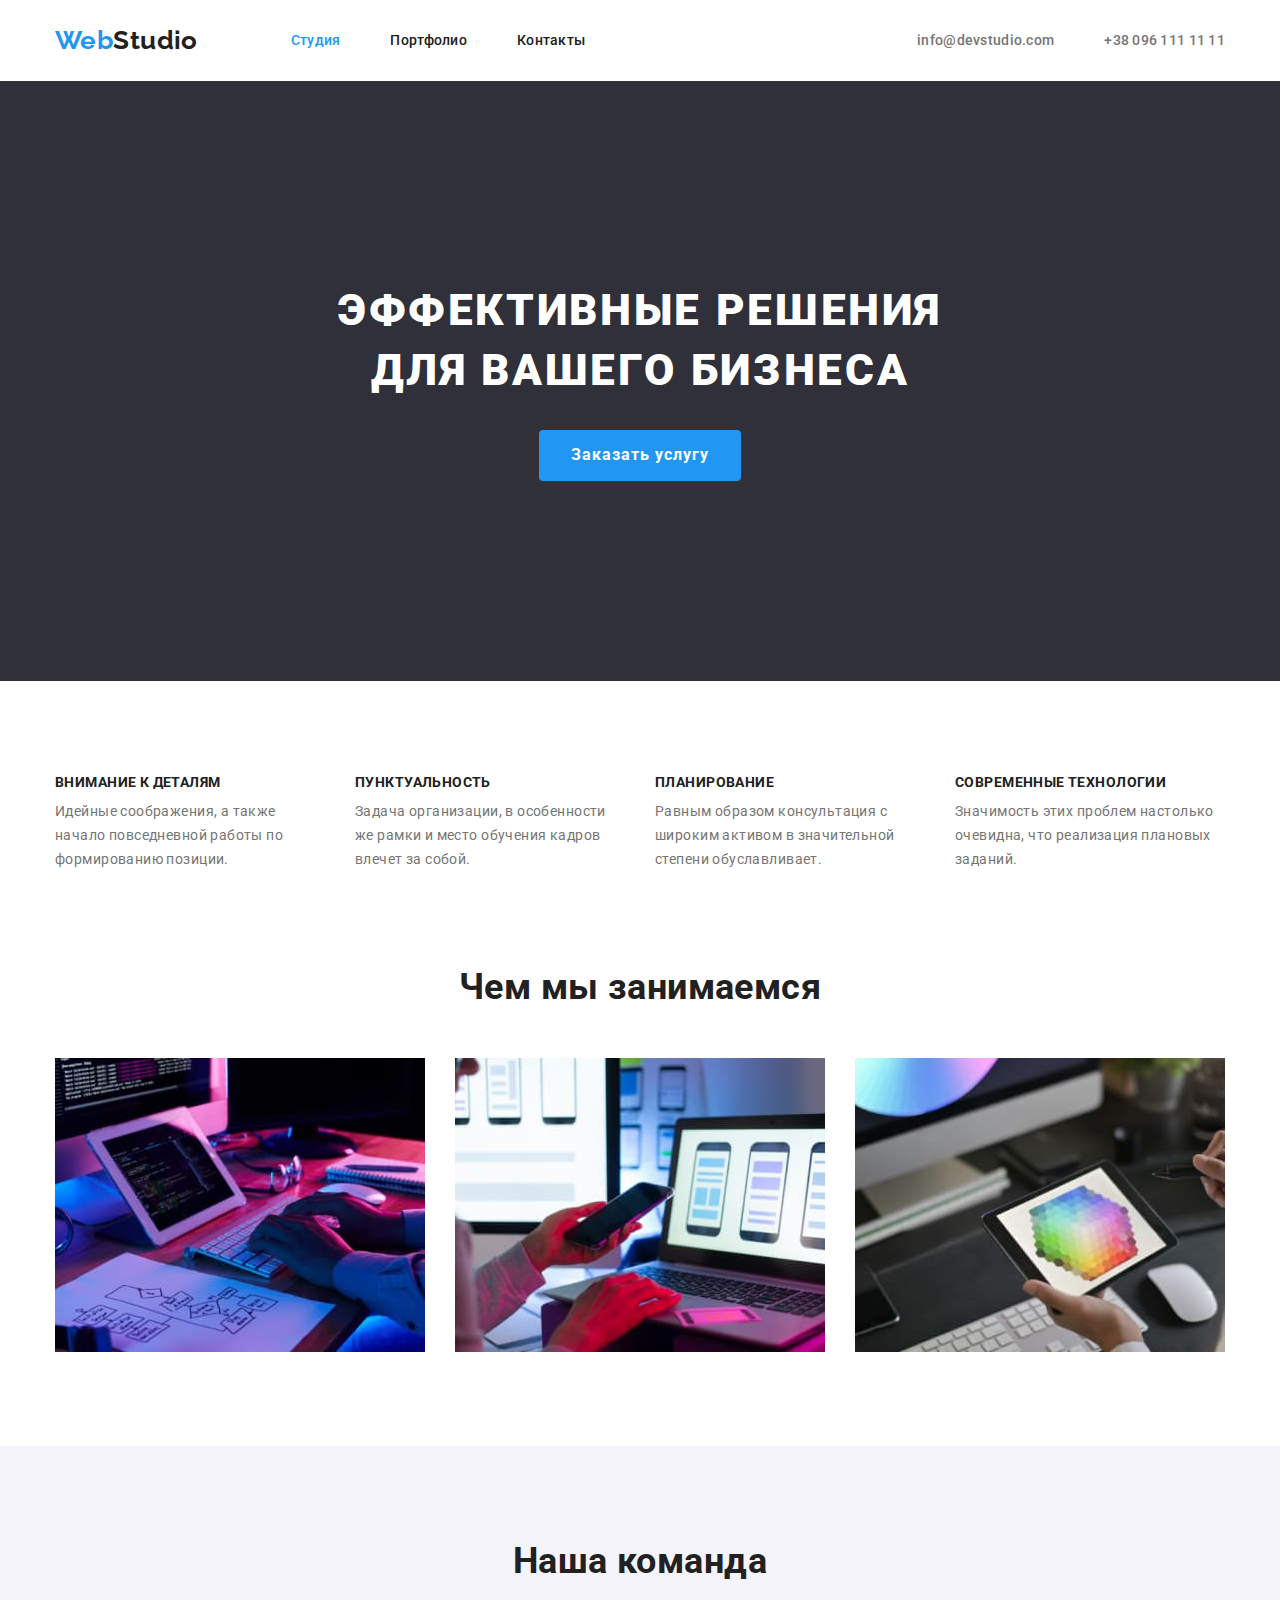
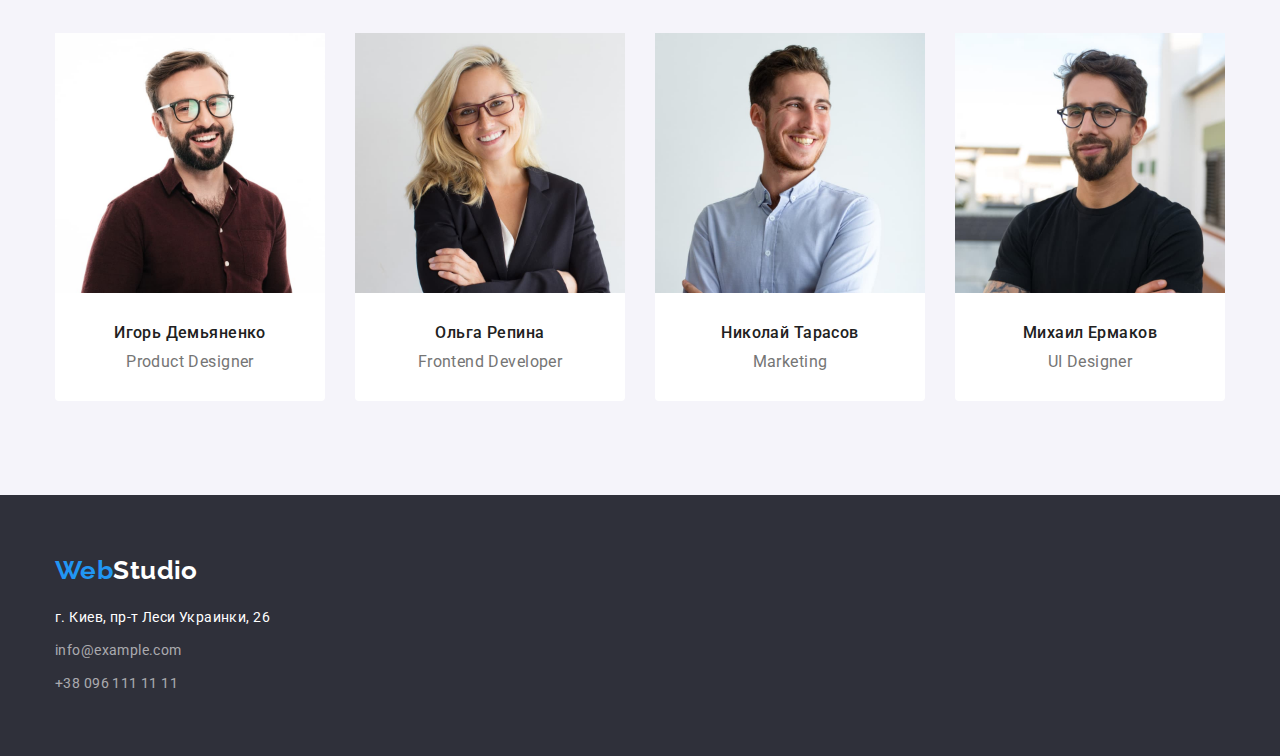
<file: index.html>
<!DOCTYPE html>
<html lang="ru">
	<head>
		<meta charset="UTF-8" />
		<meta http-equiv="X-UA-Compatible" content="IE=edge" />
		<meta name="viewport" content="width=device-width, initial-scale=1.0" />
		<title>WebStudio</title>

		<!-- Шрифти -->

		<link rel="preconnect" href="https://fonts.googleapis.com" />
		<link rel="preconnect" href="https://fonts.gstatic.com" crossorigin />
		<link
			href="https://fonts.googleapis.com/css2?family=Raleway:wght@700&family=Roboto:wght@400;500;700;900&display=swap"
			rel="stylesheet"
		/>
		<!--Нормалізація стилів  -->

		<link
			rel="stylesheet"
			href="https://cdnjs.cloudflare.com/ajax/libs/modern-normalize/1.1.0/modern-normalize.min.css"
		/>

		<!-- Кастомні стилі -->

		<link rel="stylesheet" href="./css/styles.css" />
	</head>
	<body>
		<!-- Шапка сторінки -->

		<header class="header">
			<div class="container header-container">
				<nav class="header-nav">
					<!-- Логотип -->

					<a class="logo link" href="./index.html"><span class="logo-accent">Web</span>Studio</a>

					<!-- Навігація на інші сторінки -->

					<ul class="nav-list list">
						<li class="nav-item">
							<a class="header-link current-link link" href="./index.html">Студия</a>
						</li>
						<li class="nav-item">
							<a class="header-link link" href="./portfolio.html">Портфолио</a>
						</li>
						<li class="nav-item">
							<a class="header-link link" href="Контакты">Контакты</a>
						</li>
					</ul>
				</nav>

				<!-- Контакти -->

				<ul class="contacts-list list">
					<li class="contacts-list-item">
						<a class="contact link" href="mailto:info@devstudio.com">info@devstudio.com</a>
					</li>
					<li class="contacts-list-item">
						<a class="contact link" href="tel:+380961111111">+38 096 111 11 11</a>
					</li>
				</ul>
			</div>
		</header>

		<!-- Унікальний контент сторінки -->

		<main>
			<!-- Секція Герой -->

			<section class="section hero">
				<div class="container">
					<h1 class="hero-title">Эффективные решения для вашего бизнеса</h1>
					<button class="hero-button" type="button">Заказать услугу</button>
				</div>
			</section>

			<!--Секція Переваги -->

			<section class="section benefits">
				<div class="container">
					<h2 class="visually-hidden">Преимущества</h2>
					<ul class="benefits-list list">
						<li class="benefits-list-item">
							<h3 class="benefits-title">Внимание к деталям</h3>
							<p class="benefits-text">
								Идейные соображения, а также начало повседневной работы по формированию позиции.
							</p>
						</li>
						<li class="benefits-list-item">
							<h3 class="benefits-title">Пунктуальность</h3>
							<p class="benefits-text">
								Задача организации, в особенности же рамки и место обучения кадров влечет за собой.
							</p>
						</li>
						<li class="benefits-list-item">
							<h3 class="benefits-title">Планирование</h3>
							<p class="benefits-text">
								Равным образом консультация с широким активом в значительной степени обуславливает.
							</p>
						</li>
						<li class="benefits-list-item">
							<h3 class="benefits-title">Современные технологии</h3>
							<p class="benefits-text">
								Значимость этих проблем настолько очевидна, что реализация плановых заданий.
							</p>
						</li>
					</ul>
				</div>
			</section>

			<!--Секція Наша робота -->

			<section class="section job">
				<div class="container">
					<h2 class="section-title">Чем мы занимаемся</h2>
					<ul class="job-list list">
						<li class="job-list-item">
							<img src="./images/img.jpg" alt="Верстка" width="370" height="294" />
						</li>
						<li class="job-list-item">
							<img src="./images/img-1.jpg" alt="Дизайн" width="370" height="294" />
						</li>
						<li class="job-list-item">
							<img src="./images/img-2.jpg" alt="Оформление" width="370" height="294" />
						</li>
					</ul>
				</div>
			</section>

			<!-- Секція Наша команда -->

			<section class="section team">
				<div class="container">
					<h2 class="section-title">Наша команда</h2>
					<ul class="team-list list">
						<li class="team-list-item">
							<div class="card">
								<div class="card-photo">
									<img class="team-img" src="./images/img-3.jpg" alt="Игорь Демьяненко" width="270" height="260" />
								</div>
								<div class="card-content">
									<h3 class="team-member">Игорь Демьяненко</h3>
									<p class="team-position">Product Designer</p>
								</div>
							</div>
						</li>

						<li class="team-list-item">
							<div class="card">
								<div class="card-photo">
									<img src="./images/img-4.jpg" alt="Ольга Репина" width="270" height="260" />
								</div>
								<div class="card-content">
									<h3 class="team-member">Ольга Репина</h3>
									<p class="team-position">Frontend Developer</p>
								</div>
							</div>
						</li>

						<li class="team-list-item">
							<div class="card">
								<div class="card-photo">
									<img src="./images/img-5.jpg" alt="Николай Тарасов" width="270" height="260" />
								</div>
								<div class="card-content">
									<h3 class="team-member">Николай Тарасов</h3>
									<p class="team-position">Marketing</p>
								</div>
							</div>
						</li>

						<li class="team-list-item">
							<div class="card">
								<div class="card-photo">
									<img src="./images/img-6.jpg" alt="Михаил Ермаков" width="270" height="260" />
								</div>
								<div class="card-content">
									<h3 class="team-member">Михаил Ермаков</h3>
									<p class="team-position">UI Designer</p>
								</div>
							</div>
						</li>
					</ul>
				</div>
			</section>
		</main>

		<!-- Підвал -->

		<footer class="footer">
			<div class="container">
				<a class="logo link" href="./index.html"><span class="logo-accent">Web</span>Studio</a>

				<!-- Адреса -->

				<address>
					<ul class="footer-list link">
						<li class="footer-list-item">
							<a class="address map link" href="https://bit.ly/3pXMvUd" target="_blank" rel="noopener noreferrer"
								>г. Киев, пр-т Леси Украинки, 26</a
							>
						</li>

						<!-- Контакти -->

						<li class="footer-list-item">
							<a class="address-contact link" href="mailto:info@devstudio.com">info@example.com</a>
						</li>
						<li class="footer-list-item">
							<a class="address-contact link" href="tel:+380961111111">+38 096 111 11 11</a>
						</li>
					</ul>
				</address>
			</div>
		</footer>
	</body>
</html>
</file>
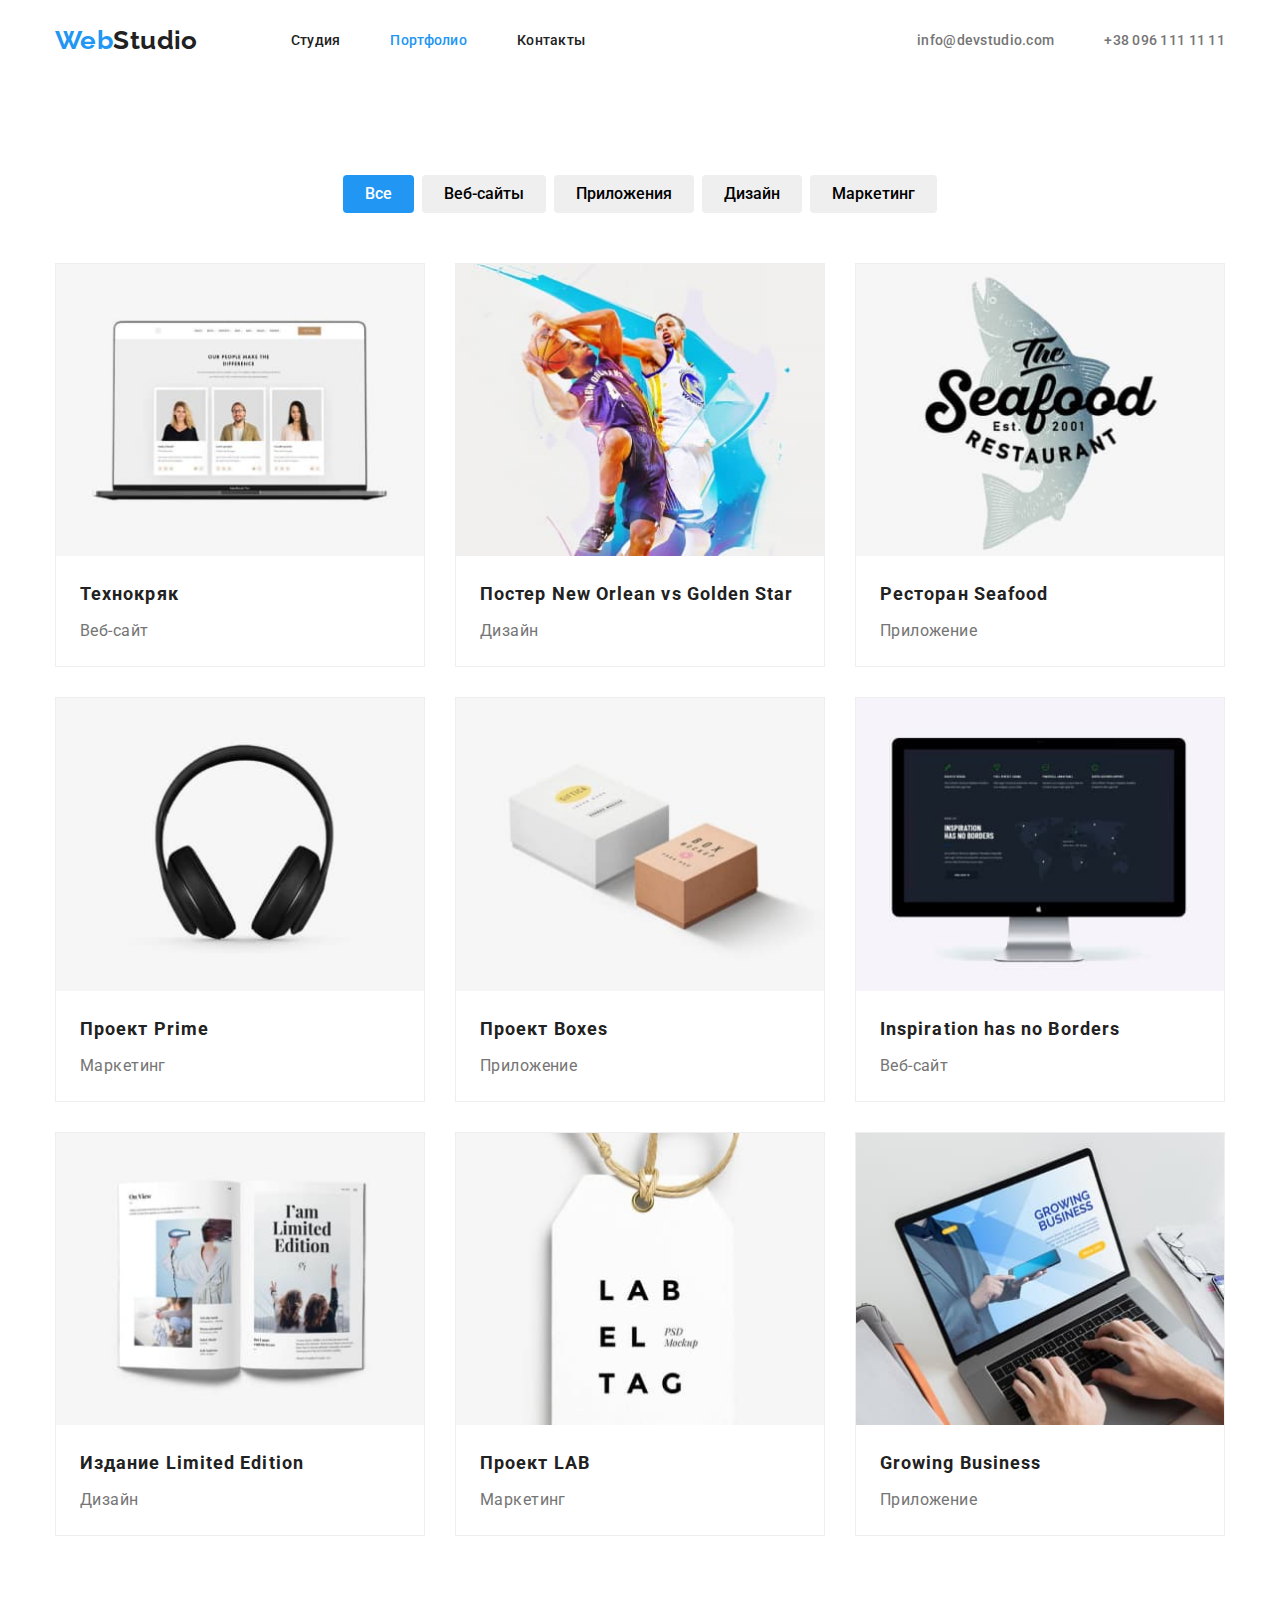
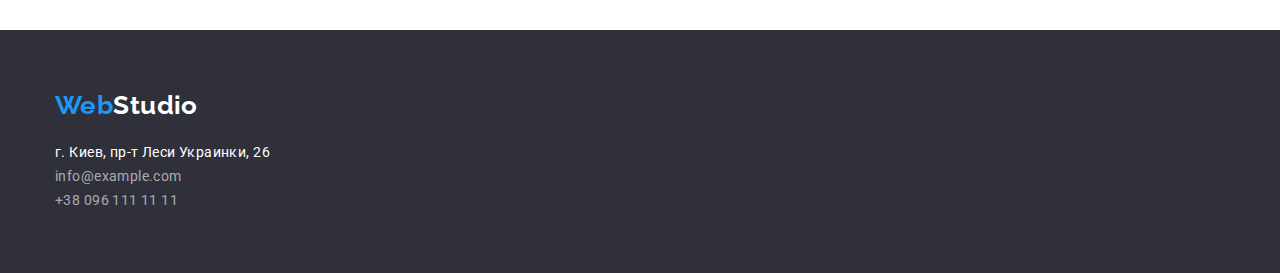
<file: portfolio.html>
<!DOCTYPE html>
<html lang="ru">
	<head>
		<meta charset="UTF-8" />
		<meta http-equiv="X-UA-Compatible" content="IE=edge" />
		<meta name="viewport" content="width=device-width, initial-scale=1.0" />
		<title>WebStudio</title>

		<!-- Шрифти -->

		<link rel="preconnect" href="https://fonts.googleapis.com" />
		<link rel="preconnect" href="https://fonts.gstatic.com" crossorigin />
		<link
			href="https://fonts.googleapis.com/css2?family=Raleway:wght@700&family=Roboto:wght@400;500;700;900&display=swap"
			rel="stylesheet"
		/>
		<!--Нормалізація стилів  -->

		<link
			rel="stylesheet"
			href="https://cdnjs.cloudflare.com/ajax/libs/modern-normalize/1.1.0/modern-normalize.min.css"
		/>

		<!-- Кастомні стилі -->

		<link rel="stylesheet" href="./css/styles.css" />
	</head>
	<body>
		<!-- Шапка сторінки -->

		<header class="header">
			<div class="container header-container">
				<nav class="header-nav">
					<!-- Логотип -->

					<a class="logo link" href="./index.html"><span class="logo-accent">Web</span>Studio</a>

					<!-- Навігація на інші сторінки -->

					<ul class="nav-list list">
						<li class="nav-item">
							<a class="header-link link" href="./index.html">Студия</a>
						</li>
						<li class="nav-item">
							<a class="header-link current-link link" href="./portfolio.html">Портфолио</a>
						</li>
						<li class="nav-item">
							<a class="header-link link" href="Контакты">Контакты</a>
						</li>
					</ul>
				</nav>

				<!-- Контакти -->

				<ul class="contacts-list list">
					<li class="contacts-list-item">
						<a class="contact link" href="mailto:info@devstudio.com">info@devstudio.com</a>
					</li>
					<li class="contacts-list-item">
						<a class="contact link" href="tel:+380961111111">+38 096 111 11 11</a>
					</li>
				</ul>
			</div>
		</header>

		<!-- Унікальний контент сторінки -->

		<main>
			<!-- Секція Портфоліо -->

			<section class="section portfolio">
				<div class="container">
					<h1 class="visually-hidden">Примеры работ</h1>

					<!-- Кнопки -->

					<ul class="portfolio-list list">
						<li class="button-list-item">
							<button class="button-list active" type="button">Все</button>
						</li>
						<li class="button-list-item">
							<button class="button-list" type="button">Веб-сайты</button>
						</li>
						<li class="button-list-item">
							<button class="button-list" type="button">Приложения</button>
						</li>
						<li class="button-list-item">
							<button class="button-list" type="button">Дизайн</button>
						</li>
						<li class="button-list-item">
							<button class="button-list" type="button">Маркетинг</button>
						</li>
					</ul>

					<!-- Проекти -->

					<ul class="projects-list projects-card list">
						<li class="projects-list-item">
							<div class="projects-card-box">
								<a class="projects-link link" href="">
									<div class="img-card">
										<img src="./images/portfolio/img-1.jpg" alt="Технокряк" width="370" height="294" />
									</div>
									<div class="img-content">
										<h2 class="projects-title">Технокряк</h2>
										<p class="projects-text">Веб-сайт</p>
									</div>
								</a>
							</div>
						</li>
						<li class="projects-list-item">
							<div class="projects-card-box">
								<a class="projects-link link" href="">
									<div class="img-card">
										<img
											src="./images/portfolio/img-2.jpg"
											alt="Постер New Orlean vs Golden Star"
											width="370"
											height="294"
										/>
									</div>
									<div class="img-content">
										<h2 class="projects-title">Постер New Orlean vs Golden Star</h2>
										<p class="projects-text">Дизайн</p>
									</div>
								</a>
							</div>
						</li>
						<li class="projects-list-item">
							<div class="projects-card-box">
								<a class="projects-link link" href="">
									<div class="img-card">
										<img src="./images/portfolio/img-3.jpg" alt="Ресторан Seafood" width="370" height="294" />
									</div>
									<div class="img-content">
										<h2 class="projects-title">Ресторан Seafood</h2>
										<p class="projects-text">Приложение</p>
									</div>
								</a>
							</div>
						</li>
						<li class="projects-list-item">
							<div class="projects-card-box">
								<a class="projects-link link" href="">
									<div class="img-card">
										<img src="./images/portfolio/img-4.jpg" alt="Проект Prime" width="370" height="294" />
									</div>
									<div class="img-content">
										<h2 class="projects-title">Проект Prime</h2>
										<p class="projects-text">Маркетинг</p>
									</div>
								</a>
							</div>
						</li>
						<li class="projects-list-item">
							<div class="projects-card-box">
								<a class="projects-link link" href="">
									<div class="img-card">
										<img src="./images/portfolio/img-5.jpg" alt="Проект Boxes" width="370" height="294" />
									</div>
									<div class="img-content">
										<h2 class="projects-title">Проект Boxes</h2>
										<p class="projects-text">Приложение</p>
									</div>
								</a>
							</div>
						</li>
						<li class="projects-list-item">
							<div class="projects-card-box">
								<a class="projects-link link" href="">
									<div class="img-card">
										<img src="./images/portfolio/img-6.jpg" alt="Inspiration has no Borders" width="370" height="294" />
									</div>
									<div class="img-content">
										<h2 class="projects-title">Inspiration has no Borders</h2>
										<p class="projects-text">Веб-сайт</p>
									</div>
								</a>
							</div>
						</li>
						<li class="projects-list-item">
							<div class="projects-card-box">
								<a class="projects-link link" href="">
									<div class="img-card">
										<img src="./images/portfolio/img-7.jpg" alt="Издание Limited Edition" width="370" height="294" />
									</div>
									<div class="img-content">
										<h2 class="projects-title">Издание Limited Edition</h2>
										<p class="projects-text">Дизайн</p>
									</div>
								</a>
							</div>
						</li>
						<li class="projects-list-item">
							<div class="projects-card-box">
								<a class="projects-link link" href="">
									<div class="img-card">
										<img src="./images/portfolio/img-8.jpg" alt="Проект LAB" width="370" height="294" />
									</div>
									<div class="img-content">
										<h2 class="projects-title">Проект LAB</h2>
										<p class="projects-text">Маркетинг</p>
									</div>
								</a>
							</div>
						</li>
						<li class="projects-list-item">
							<div class="projects-card-box">
								<a class="projects-link link" href="">
									<div class="img-card">
										<img src="./images/portfolio/img-9.jpg" alt="Growing Business" width="370" height="294" />
									</div>
									<div class="img-content">
										<h2 class="projects-title">Growing Business</h2>
										<p class="projects-text">Приложение</p>
									</div>
								</a>
							</div>
						</li>
					</ul>
				</div>
			</section>
		</main>

		<!-- Підвал -->

		<footer class="footer">
			<div class="container">
				<a class="logo link" href="./index.html"><span class="logo-accent">Web</span>Studio</a>

				<!-- Адреса -->

				<address>
					<ul class="footer-list link">
						<li>
							<a class="address map link" href="https://bit.ly/3pXMvUd" target="_blank" rel="noopener noreferrer"
								>г. Киев, пр-т Леси Украинки, 26</a
							>
						</li>

						<!-- Контакти -->

						<li>
							<a class="address-contact link" href="mailto:info@devstudio.com">info@example.com</a>
						</li>
						<li>
							<a class="address-contact link" href="tel:+380961111111">+38 096 111 11 11</a>
						</li>
					</ul>
				</address>
			</div>
		</footer>
	</body>
</html>
</file>
<file: css/styles.css>
:root {
    --primary-text-color: #757575;
    --title-text-color: #212121;
    --secondary-title-color: #ffffff;
    --background-color: #ffffff;
    --secondary-background-color: #f5f4fa;
    --third-background-color: #2f303a;
    --accent-color: #2196f3;
    --footer-text-color: rgba(255, 255, 255, 0.6);
    --accent-color-focus: #188ce8;
    --card-set-gap: 30px;
}

body {
    background-color: var(--background-color);
    color: var(--primary-text-color);

    font-size: 14px;
    font-family: 'Roboto', sans-serif;
    letter-spacing: 0.03em;

}

.container {
    margin-left: auto;
    margin-right: auto;
    padding-left: 15px;
    padding-right: 15px;
    width: 1200px;

    /* outline: 2px solid rgb(203, 72, 203); */
}

.section {
    padding-top: 94px;
    padding-bottom: 94px;
}

.link {
    text-decoration: none;
}

/* reset */

h1,
h2,
h3,
p {
    margin-top: 0;
    margin-bottom: 0;
}


img {
    display: block;
    max-width: 100%;
    height: auto;
}

.list,
.footer-list {
    margin: 0;
    padding: 0;
    list-style: none;
}

.visually-hidden {
    position: absolute;
    width: 1px;
    height: 1px;
    margin: -1px;
    border: 0;
    padding: 0;

    white-space: nowrap;
    clip-path: inset(100%);
    clip: rect(0 0 0 0);
    overflow: hidden;
}

/* Шапка сторінки */

.header-container {
    display: flex;
    align-items: center;
}


.header {
    background-color: var(--background-color);
}

.logo {
    margin-right: 93px;
    color: var(--title-text-color);

    font-family: 'Raleway', sans-serif;
    font-weight: 700;
    font-size: 26px;
    line-height: 1.2;

}

.logo-accent {
    color: var(--accent-color);
}

/* Навігація на інші сторінки */

.header-nav {
    display: flex;
    align-items: center;
}

.nav-list {
    display: flex;
}

.nav-item:not(:last-child) {
    margin-right: 50px;
}

.header-link {
    display: block;
    padding-top: 32px;
    padding-bottom: 32px;
    color: var(--title-text-color);
    font-weight: 500;
    line-height: 1.2;
    letter-spacing: 0.02em;

}

.current-link {
    color: var(--accent-color);
}



.header-link:hover,
.header-link:focus {
    color: var(--accent-color);
}

/* Контакти */

.contacts-list {
    display: flex;
    margin-left: auto;
}

.contacts-list-item:not(:last-child) {
    margin-right: 50px;
}

.contact {
    display: block;
    padding-top: 32px;
    padding-bottom: 32px;

    color: var(--primary-text-color);
    font-weight: 500;
    line-height: 1.2;
    letter-spacing: 0.02em;
}

.contact:hover,
.contact:focus {
    color: var(--accent-color);
}

/* Унікальний контент сторінки(main) */

/* Секція Герой */

.section.hero {
    padding: 200px 0;
    background-color: var(--third-background-color);
    text-align: center;
}

.hero-title {
    margin-bottom: 30px;
    margin-left: auto;
    margin-right: auto;
    width: 696px;

    color: var(--secondary-title-color);
    font-weight: 900;
    font-size: 44px;
    line-height: 1.36;
    text-align: center;
    letter-spacing: 0.06em;
    text-transform: uppercase;
}

.hero-button {
    display: inline-block;
    border: none;
    border-radius: 4px;
    padding: 10px 32px;
    min-width: 200px;

    font-family: inherit;
    color: var(--secondary-title-color);
    background-color: var(--accent-color);
    cursor: pointer;
    font-weight: 700;
    font-size: 16px;
    line-height: 1.88;
    /* display: flex; */
    align-items: center;
    text-align: center;
    letter-spacing: 0.06em;

}

.hero-button:hover,
.hero-button:focus {
    background-color: var(--accent-color-focus);

}


/* Секція Переваги */


.benefits-list {
    display: flex;
    flex-wrap: wrap;
    margin-left: calc(-1 * var(--card-set-gap));
    margin-top: calc(-1 * var(--card-set-gap));
}

.benefits-list-item {
    flex-basis: calc(100% / 4 - var(--card-set-gap));
    margin-left: var(--card-set-gap);
    margin-top: var(--card-set-gap);
}

.benefits-title {
    margin-bottom: 10px;

    color: var(--title-text-color);
    font-size: 14px;
    line-height: 1.14;
    text-transform: uppercase;
}

.benefits-text {

    line-height: 1.71;
}

/* Секція Наша робота */

.section.job{
    padding-top: 0;
}

.section-title {
    margin-bottom: 50px;

    color: var(--title-text-color);
    font-size: 36px;
    line-height: 1.17;
    text-align: center;
}

.job-list {
    display: flex;
    flex-wrap: wrap;
    margin-left: calc(-1 * var(--card-set-gap));
    margin-top: calc(-1 * var(--card-set-gap));
}

.job-list-item {
    flex-basis: calc(100% / 3 - var(--card-set-gap));
    margin-left: var(--card-set-gap);
    margin-top: var(--card-set-gap);
}

/* Секція Наша команда */

.section.team {
    background-color: var(--secondary-background-color);
}

.team-list {
    display: flex;
    flex-wrap: wrap;
    margin-left: calc(-1 * var(--card-set-gap));
    margin-top: calc(-1 * var(--card-set-gap));
}

.team-list-item {
    flex-basis: calc(100% / 4 - var(--card-set-gap));
    margin-left: var(--card-set-gap);
    margin-top: var(--card-set-gap);

    text-align: center;
}

.card {
    background-color: var(--secondary-title-color);
    box-shadow: 0px 1px 3px rgba(0, 0, 0, 0.12), 0px 1px 1px rgba(0, 0, 0, 0.14),
        px 2px 1px rgba(0, 0, 0, 0.2);
    border-radius: 0px 0px 4px 4px;
}

.card-content {
    padding: 30px 0;
}

.team-member {
    margin-bottom: 10px;

    color: var(--title-text-color);
    font-weight: 500;
    font-size: 16px;
    line-height: 1.19;
}

.team-position {
    font-size: 16px;
    line-height: 1.19;
}

/* Підвал */

.footer {
    padding: 60px 0;
    background-color: var(--third-background-color);
}

.footer .logo {
    display: block;
    margin-bottom: 20px;

    color: var(--secondary-title-color);
}

/* Адреса */

.footer-list-item:not(:last-child) {
    margin-bottom: 9px;
}

.address.map {
    color: var(--secondary-title-color);
    font-style: normal;
    line-height: 1.71;
}

.address-contact {
    color: var(--footer-text-color);

    font-style: normal;
    line-height: 1.71;
}

.address-contact:hover,
.address-contact:focus {
    color: var(--accent-color);
}

/* Секція Портфоліо */



/* Кнопки */

.portfolio-list {
    display: flex;
    margin-bottom: 50px;
    justify-content: center;
}

.button-list-item:not(:last-child) {
    margin-right: 8px;
}

.button-list {
    padding: 6px 22px;
    border: none;
    border-radius: 4px;

    font-family: inherit;
    font-weight: 500;
    font-size: 16px;
    line-height: 1.62;
    /* text-align: center; */


}

.button-list:hover,
.button-list:focus {
    color: var(--secondary-title-color);
    background-color: var(--accent-color);
}


.button-list.active {
    background-color: var(--accent-color);
    color: var(--secondary-title-color);
}

.projects-title {

    margin-bottom: 4px;

    color: var(--title-text-color);
    font-size: 18px;
    line-height: 2;
    letter-spacing: 0.06em;
}

.projects-text {

    color: var(--primary-text-color);
    font-size: 16px;
    line-height: 1.88;
}

.projects-card {
    display: flex;
    flex-wrap: wrap;
    margin-top: calc(-1 * var(--card-set-gap));
    margin-left: calc(-1 * var(--card-set-gap));
}

.projects-card-box {
    border: 1px solid rgba(238, 238, 238, 1);
}

.projects-list-item {
    flex-basis: calc(100% / 3 - var(--card-set-gap));
    margin-top: var(--card-set-gap);
    margin-left: var(--card-set-gap);
}

.img-content {
    padding: 20px 24px;
}
</file>
